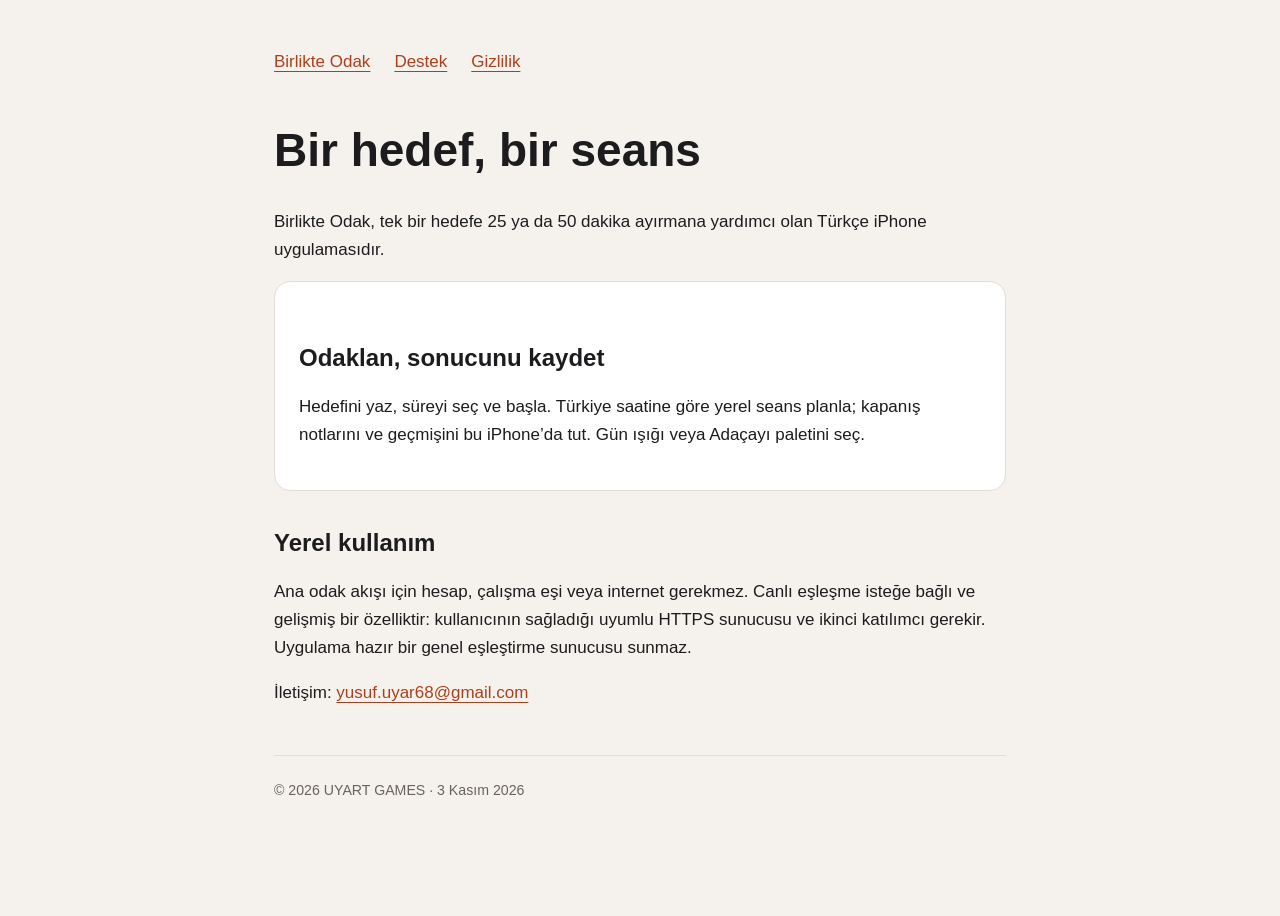
<file: index.html>
<!doctype html><html lang="tr"><head><meta charset="utf-8"><meta name="viewport" content="width=device-width,initial-scale=1"><meta name="color-scheme" content="light dark"><title>Bir hedef, bir seans · Birlikte Odak</title><link rel="stylesheet" href="style.css"></head><body><main><nav aria-label="Ana menü"><a href="index.html">Birlikte Odak</a><a href="support.html">Destek</a><a href="privacy.html">Gizlilik</a></nav><h1>Bir hedef, bir seans</h1><p>Birlikte Odak, tek bir hedefe 25 ya da 50 dakika ayırmana yardımcı olan Türkçe iPhone uygulamasıdır.</p><div class="card"><h2>Odaklan, sonucunu kaydet</h2><p>Hedefini yaz, süreyi seç ve başla. Türkiye saatine göre yerel seans planla; kapanış notlarını ve geçmişini bu iPhone’da tut. Gün ışığı veya Adaçayı paletini seç.</p></div><h2>Yerel kullanım</h2><p>Ana odak akışı için hesap, çalışma eşi veya internet gerekmez. Canlı eşleşme isteğe bağlı ve gelişmiş bir özelliktir: kullanıcının sağladığı uyumlu HTTPS sunucusu ve ikinci katılımcı gerekir. Uygulama hazır bir genel eşleştirme sunucusu sunmaz.</p><p>İletişim: <a href="mailto:yusuf.uyar68@gmail.com?subject=Birlikte%20Odak%20destek">yusuf.uyar68@gmail.com</a></p><footer><small>© 2026 UYART GAMES · 3 Kasım 2026</small></footer></main></body></html>
</file>
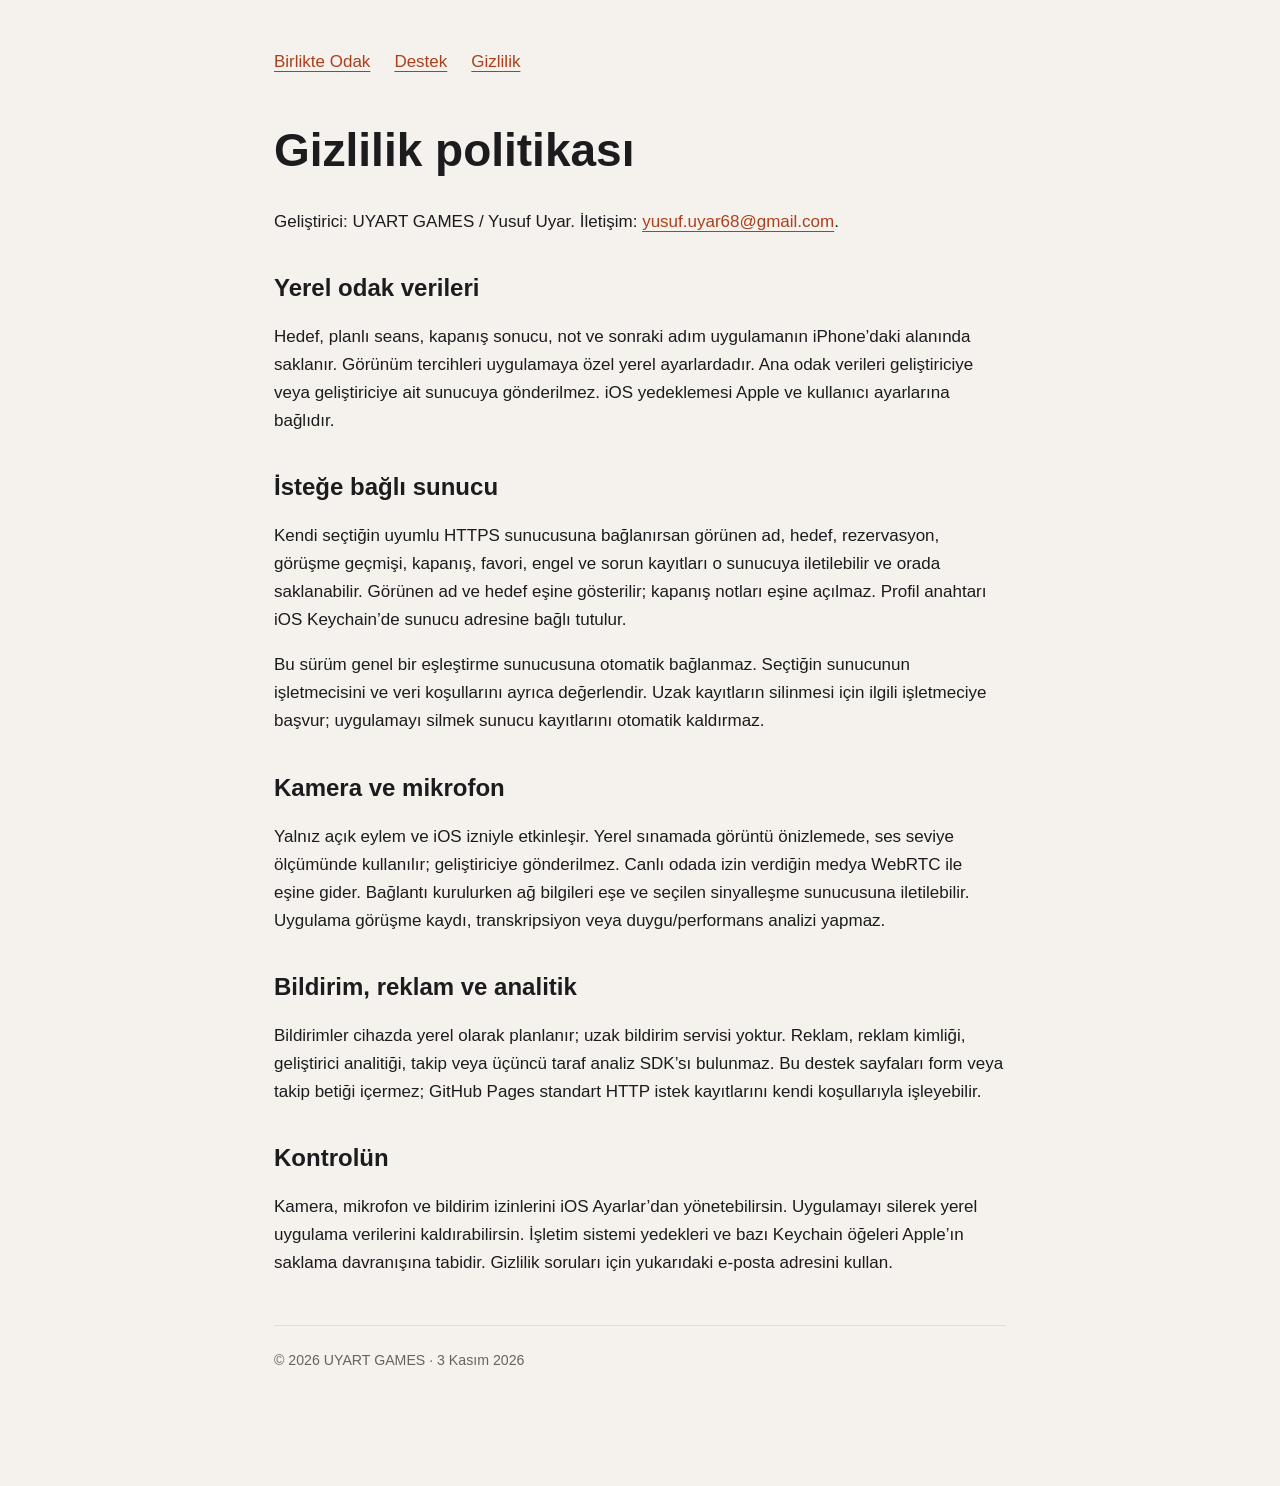
<file: privacy.html>
<!doctype html><html lang="tr"><head><meta charset="utf-8"><meta name="viewport" content="width=device-width,initial-scale=1"><meta name="color-scheme" content="light dark"><title>Gizlilik politikası · Birlikte Odak</title><link rel="stylesheet" href="style.css"></head><body><main><nav aria-label="Ana menü"><a href="index.html">Birlikte Odak</a><a href="support.html">Destek</a><a href="privacy.html">Gizlilik</a></nav><h1>Gizlilik politikası</h1><p>Geliştirici: UYART GAMES / Yusuf Uyar. İletişim: <a href="mailto:yusuf.uyar68@gmail.com?subject=Birlikte%20Odak%20destek">yusuf.uyar68@gmail.com</a>.</p><h2>Yerel odak verileri</h2><p>Hedef, planlı seans, kapanış sonucu, not ve sonraki adım uygulamanın iPhone’daki alanında saklanır. Görünüm tercihleri uygulamaya özel yerel ayarlardadır. Ana odak verileri geliştiriciye veya geliştiriciye ait sunucuya gönderilmez. iOS yedeklemesi Apple ve kullanıcı ayarlarına bağlıdır.</p><h2>İsteğe bağlı sunucu</h2><p>Kendi seçtiğin uyumlu HTTPS sunucusuna bağlanırsan görünen ad, hedef, rezervasyon, görüşme geçmişi, kapanış, favori, engel ve sorun kayıtları o sunucuya iletilebilir ve orada saklanabilir. Görünen ad ve hedef eşine gösterilir; kapanış notları eşine açılmaz. Profil anahtarı iOS Keychain’de sunucu adresine bağlı tutulur.</p><p>Bu sürüm genel bir eşleştirme sunucusuna otomatik bağlanmaz. Seçtiğin sunucunun işletmecisini ve veri koşullarını ayrıca değerlendir. Uzak kayıtların silinmesi için ilgili işletmeciye başvur; uygulamayı silmek sunucu kayıtlarını otomatik kaldırmaz.</p><h2>Kamera ve mikrofon</h2><p>Yalnız açık eylem ve iOS izniyle etkinleşir. Yerel sınamada görüntü önizlemede, ses seviye ölçümünde kullanılır; geliştiriciye gönderilmez. Canlı odada izin verdiğin medya WebRTC ile eşine gider. Bağlantı kurulurken ağ bilgileri eşe ve seçilen sinyalleşme sunucusuna iletilebilir. Uygulama görüşme kaydı, transkripsiyon veya duygu/performans analizi yapmaz.</p><h2>Bildirim, reklam ve analitik</h2><p>Bildirimler cihazda yerel olarak planlanır; uzak bildirim servisi yoktur. Reklam, reklam kimliği, geliştirici analitiği, takip veya üçüncü taraf analiz SDK’sı bulunmaz. Bu destek sayfaları form veya takip betiği içermez; GitHub Pages standart HTTP istek kayıtlarını kendi koşullarıyla işleyebilir.</p><h2>Kontrolün</h2><p>Kamera, mikrofon ve bildirim izinlerini iOS Ayarlar’dan yönetebilirsin. Uygulamayı silerek yerel uygulama verilerini kaldırabilirsin. İşletim sistemi yedekleri ve bazı Keychain öğeleri Apple’ın saklama davranışına tabidir. Gizlilik soruları için yukarıdaki e-posta adresini kullan.</p><footer><small>© 2026 UYART GAMES · 3 Kasım 2026</small></footer></main></body></html>
</file>
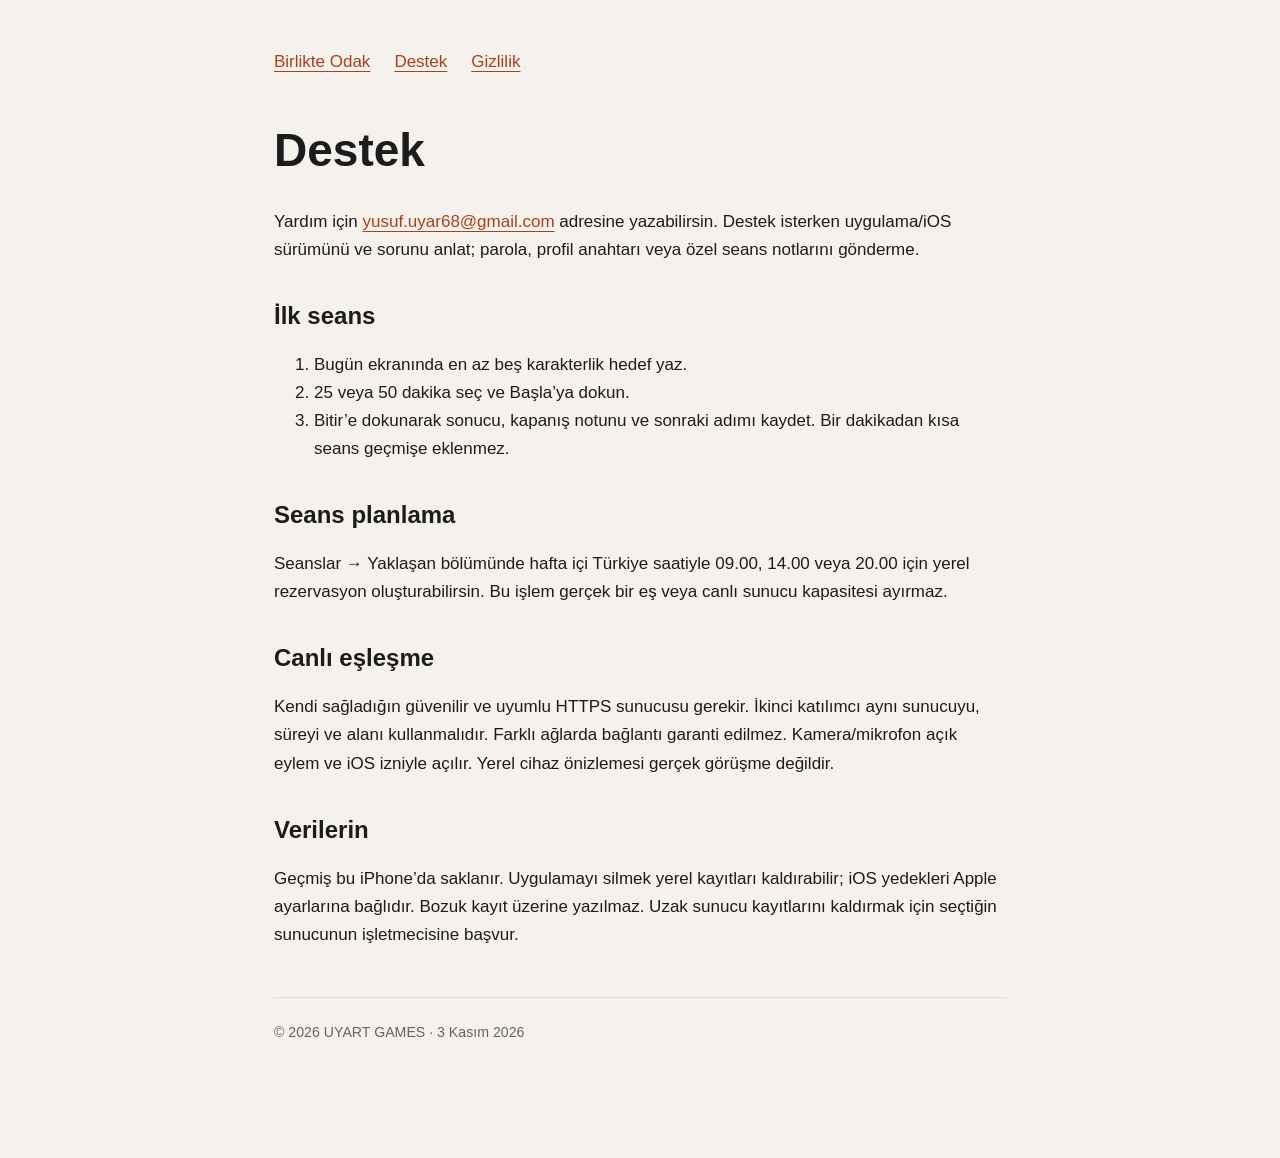
<file: support.html>
<!doctype html><html lang="tr"><head><meta charset="utf-8"><meta name="viewport" content="width=device-width,initial-scale=1"><meta name="color-scheme" content="light dark"><title>Destek · Birlikte Odak</title><link rel="stylesheet" href="style.css"></head><body><main><nav aria-label="Ana menü"><a href="index.html">Birlikte Odak</a><a href="support.html">Destek</a><a href="privacy.html">Gizlilik</a></nav><h1>Destek</h1><p>Yardım için <a href="mailto:yusuf.uyar68@gmail.com?subject=Birlikte%20Odak%20destek">yusuf.uyar68@gmail.com</a> adresine yazabilirsin. Destek isterken uygulama/iOS sürümünü ve sorunu anlat; parola, profil anahtarı veya özel seans notlarını gönderme.</p><h2>İlk seans</h2><ol><li>Bugün ekranında en az beş karakterlik hedef yaz.</li><li>25 veya 50 dakika seç ve Başla’ya dokun.</li><li>Bitir’e dokunarak sonucu, kapanış notunu ve sonraki adımı kaydet. Bir dakikadan kısa seans geçmişe eklenmez.</li></ol><h2>Seans planlama</h2><p>Seanslar → Yaklaşan bölümünde hafta içi Türkiye saatiyle 09.00, 14.00 veya 20.00 için yerel rezervasyon oluşturabilirsin. Bu işlem gerçek bir eş veya canlı sunucu kapasitesi ayırmaz.</p><h2>Canlı eşleşme</h2><p>Kendi sağladığın güvenilir ve uyumlu HTTPS sunucusu gerekir. İkinci katılımcı aynı sunucuyu, süreyi ve alanı kullanmalıdır. Farklı ağlarda bağlantı garanti edilmez. Kamera/mikrofon açık eylem ve iOS izniyle açılır. Yerel cihaz önizlemesi gerçek görüşme değildir.</p><h2>Verilerin</h2><p>Geçmiş bu iPhone’da saklanır. Uygulamayı silmek yerel kayıtları kaldırabilir; iOS yedekleri Apple ayarlarına bağlıdır. Bozuk kayıt üzerine yazılmaz. Uzak sunucu kayıtlarını kaldırmak için seçtiğin sunucunun işletmecisine başvur.</p><footer><small>© 2026 UYART GAMES · 3 Kasım 2026</small></footer></main></body></html>
</file>
<file: style.css>
*{box-sizing:border-box}html{font:17px/1.65 -apple-system,BlinkMacSystemFont,"Segoe UI",sans-serif;background:#f5f2ed;color:#1c1c1e}body{margin:0}main{max-width:780px;margin:48px auto;padding:0 24px 64px}nav{display:flex;gap:24px;flex-wrap:wrap;margin-bottom:48px}a{color:#ad3f1c;text-underline-offset:4px}a:focus-visible{outline:3px solid #ad3f1c;outline-offset:4px}h1{font-size:clamp(32px,6vw,46px);line-height:1.15}h2{font-size:24px;line-height:1.3;margin-top:36px}small{color:#68635c}.card{background:white;border:1px solid #e3ded5;border-radius:16px;padding:24px}footer{margin-top:48px;border-top:1px solid #e3ded5;padding-top:20px}@media(prefers-color-scheme:dark){html{background:#0c0b0a;color:#f5f5f7}.card{background:#1c1b19;border-color:#36332e}small{color:#aeaaa3}a{color:#f0814f}}
</file>
